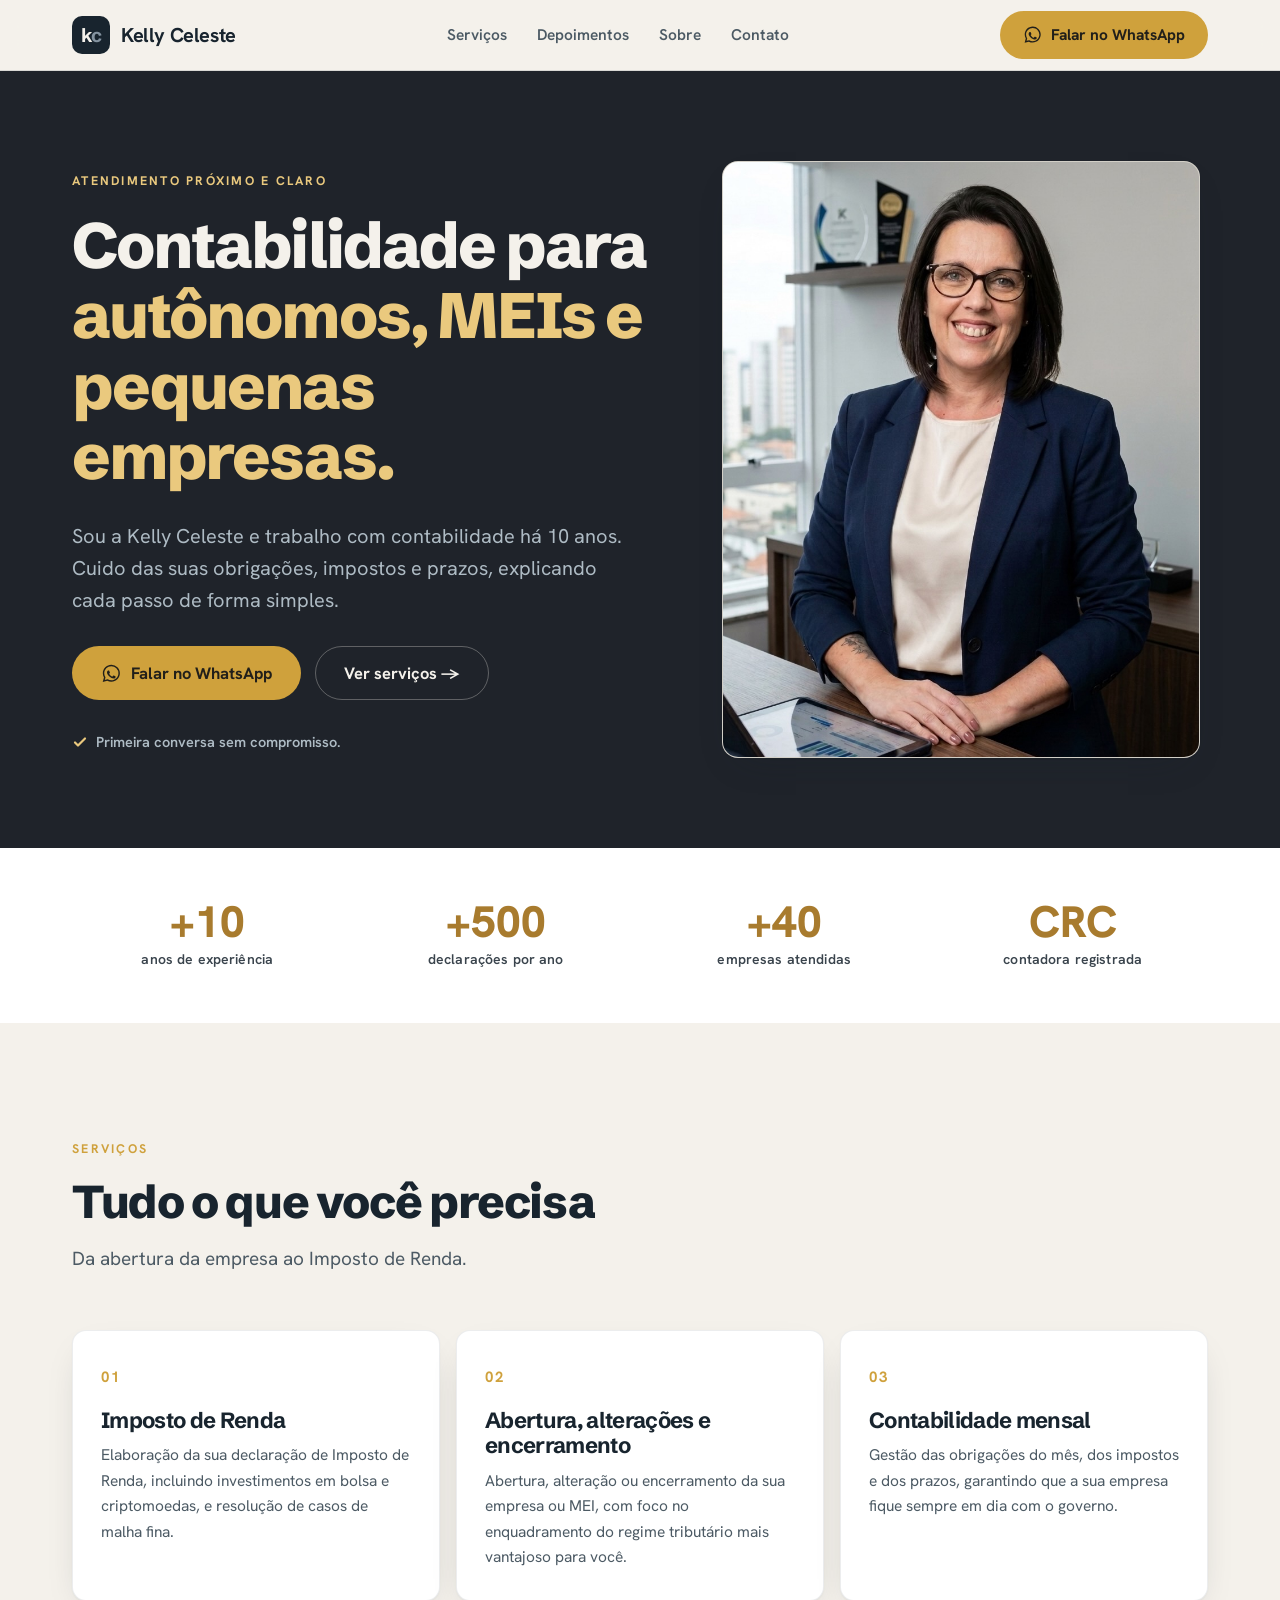
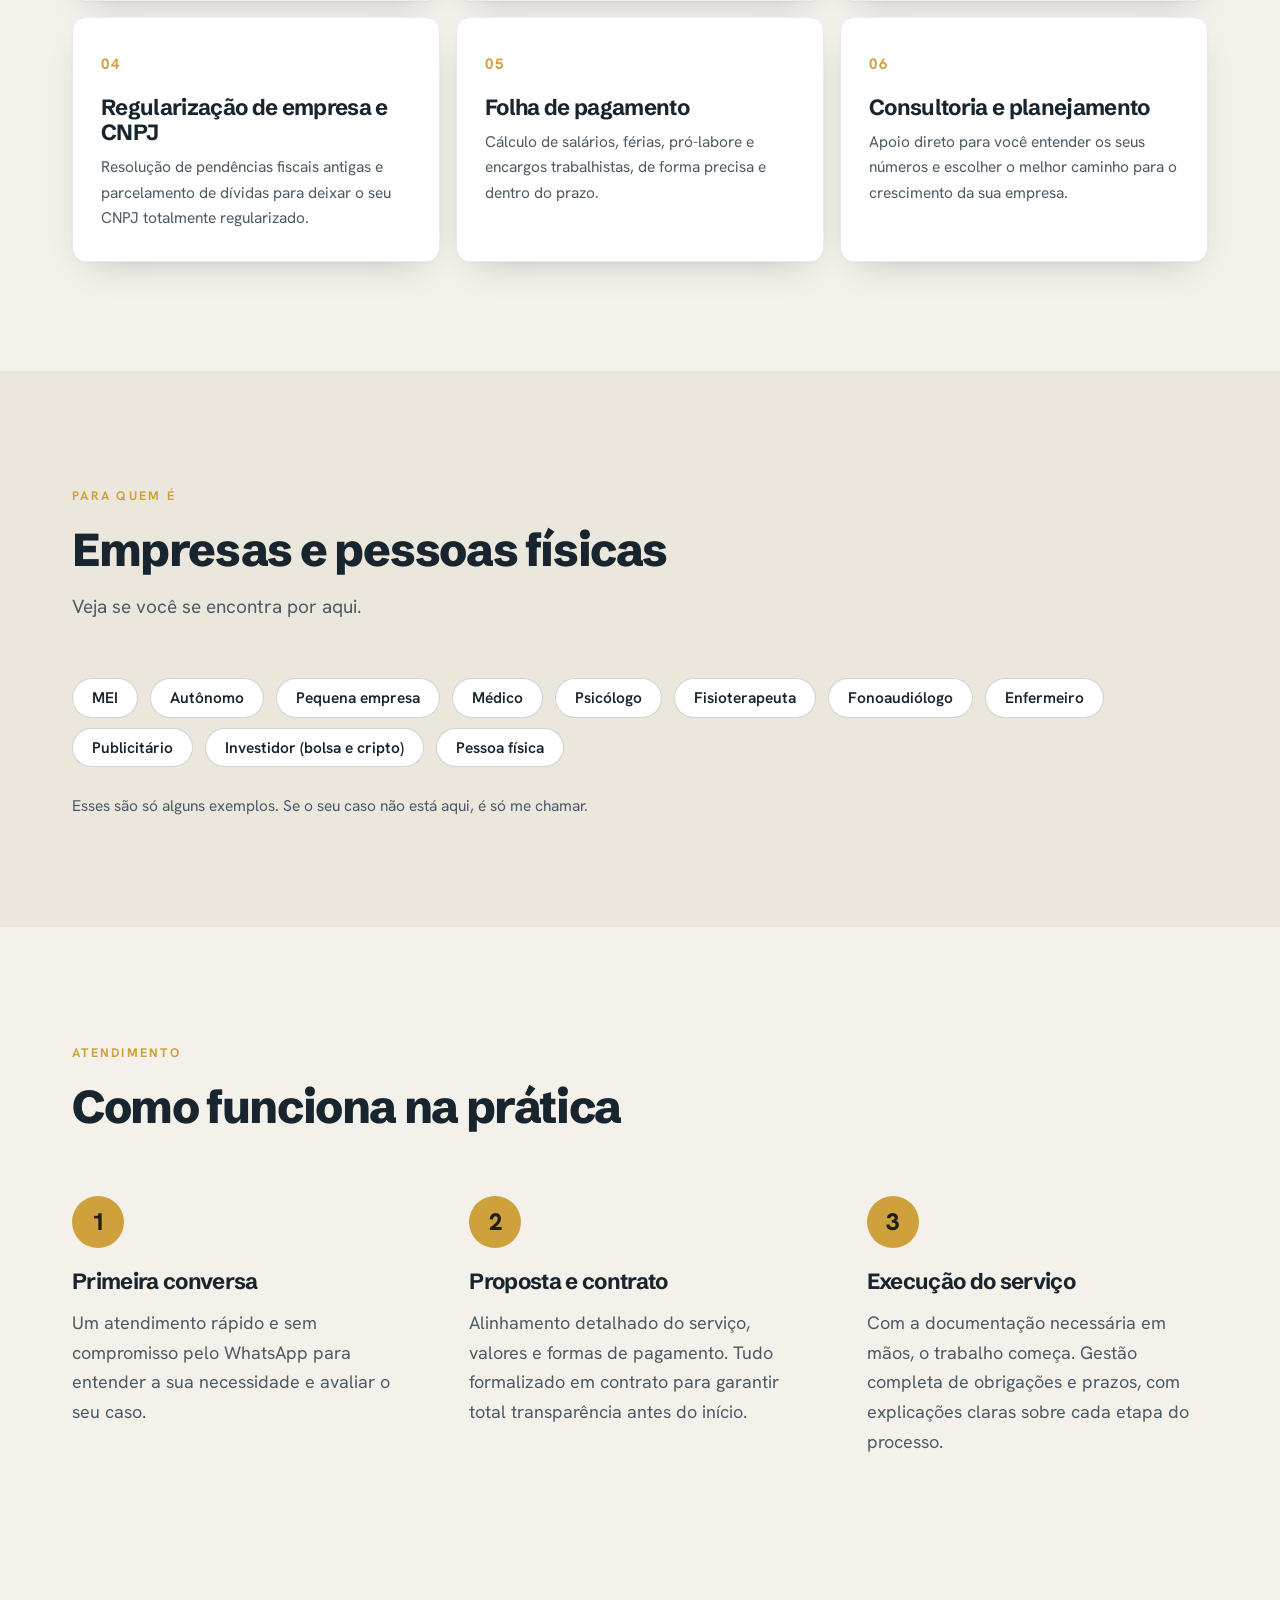
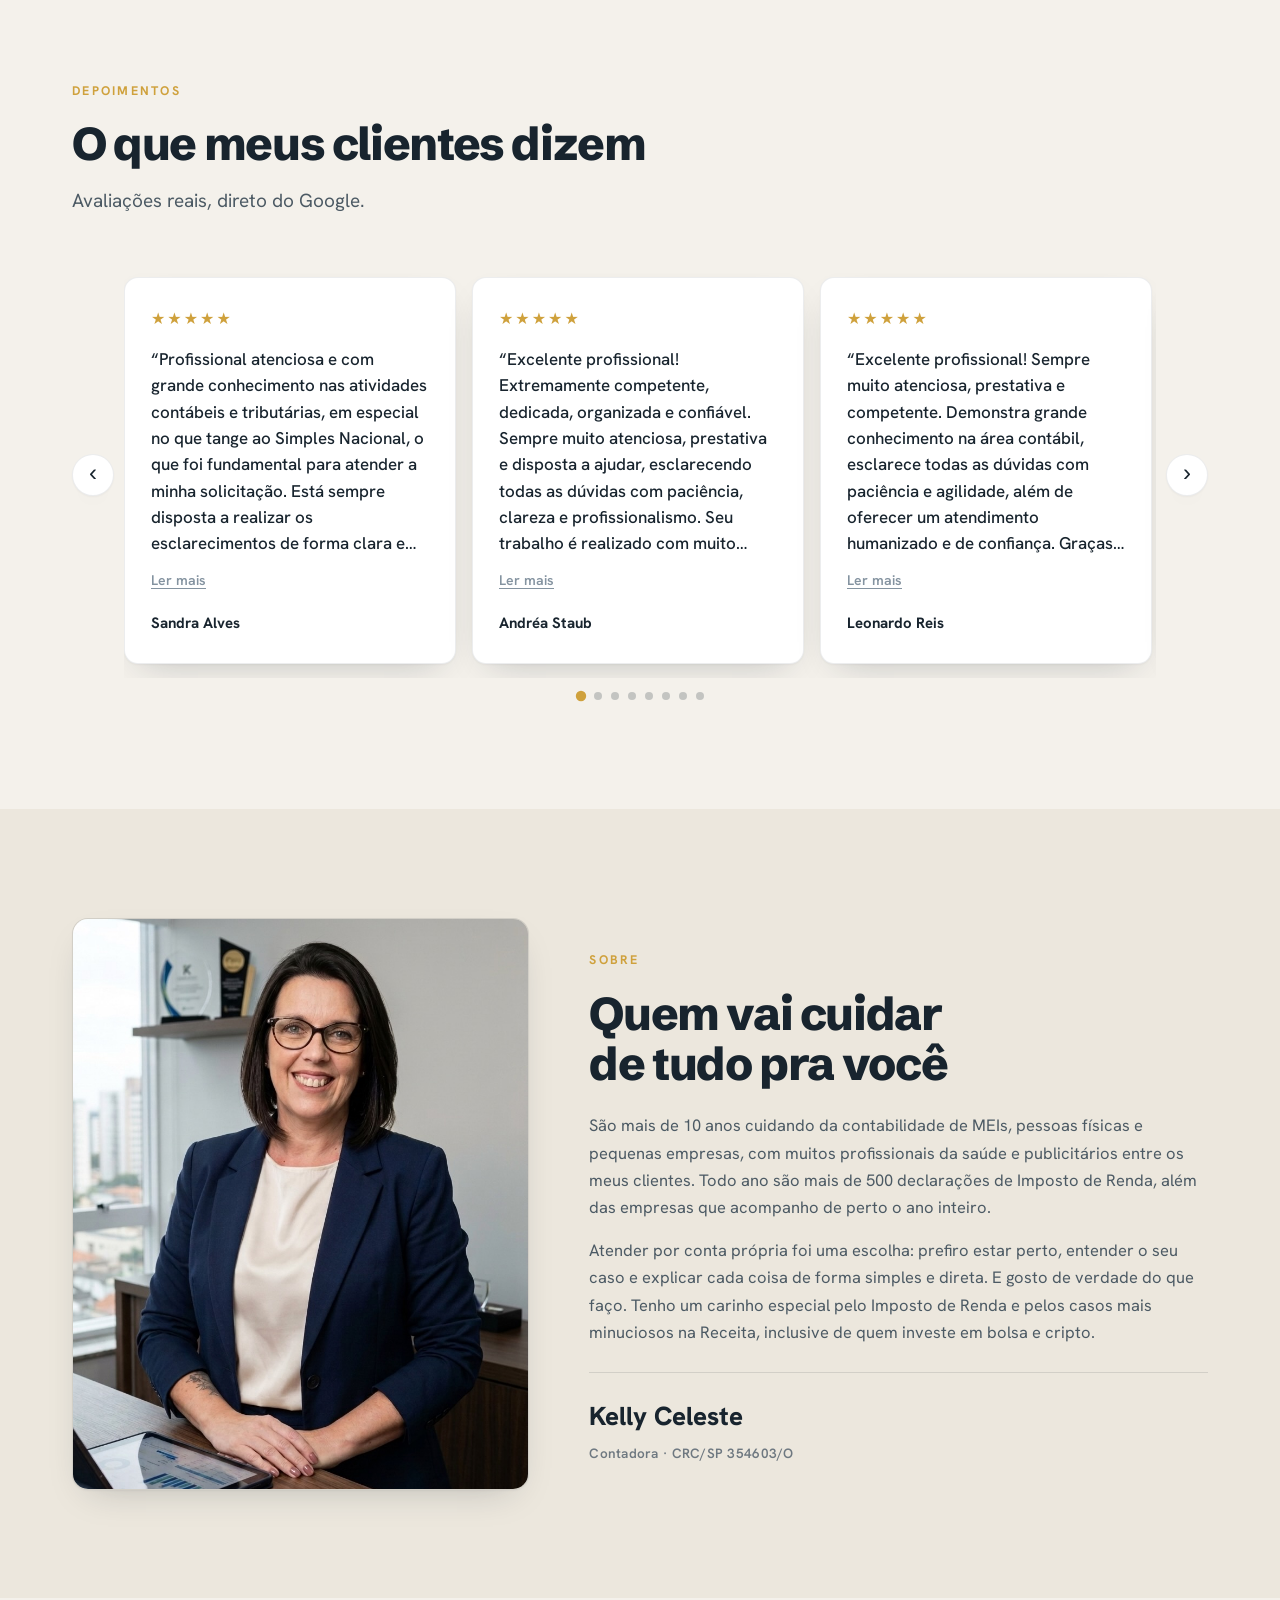
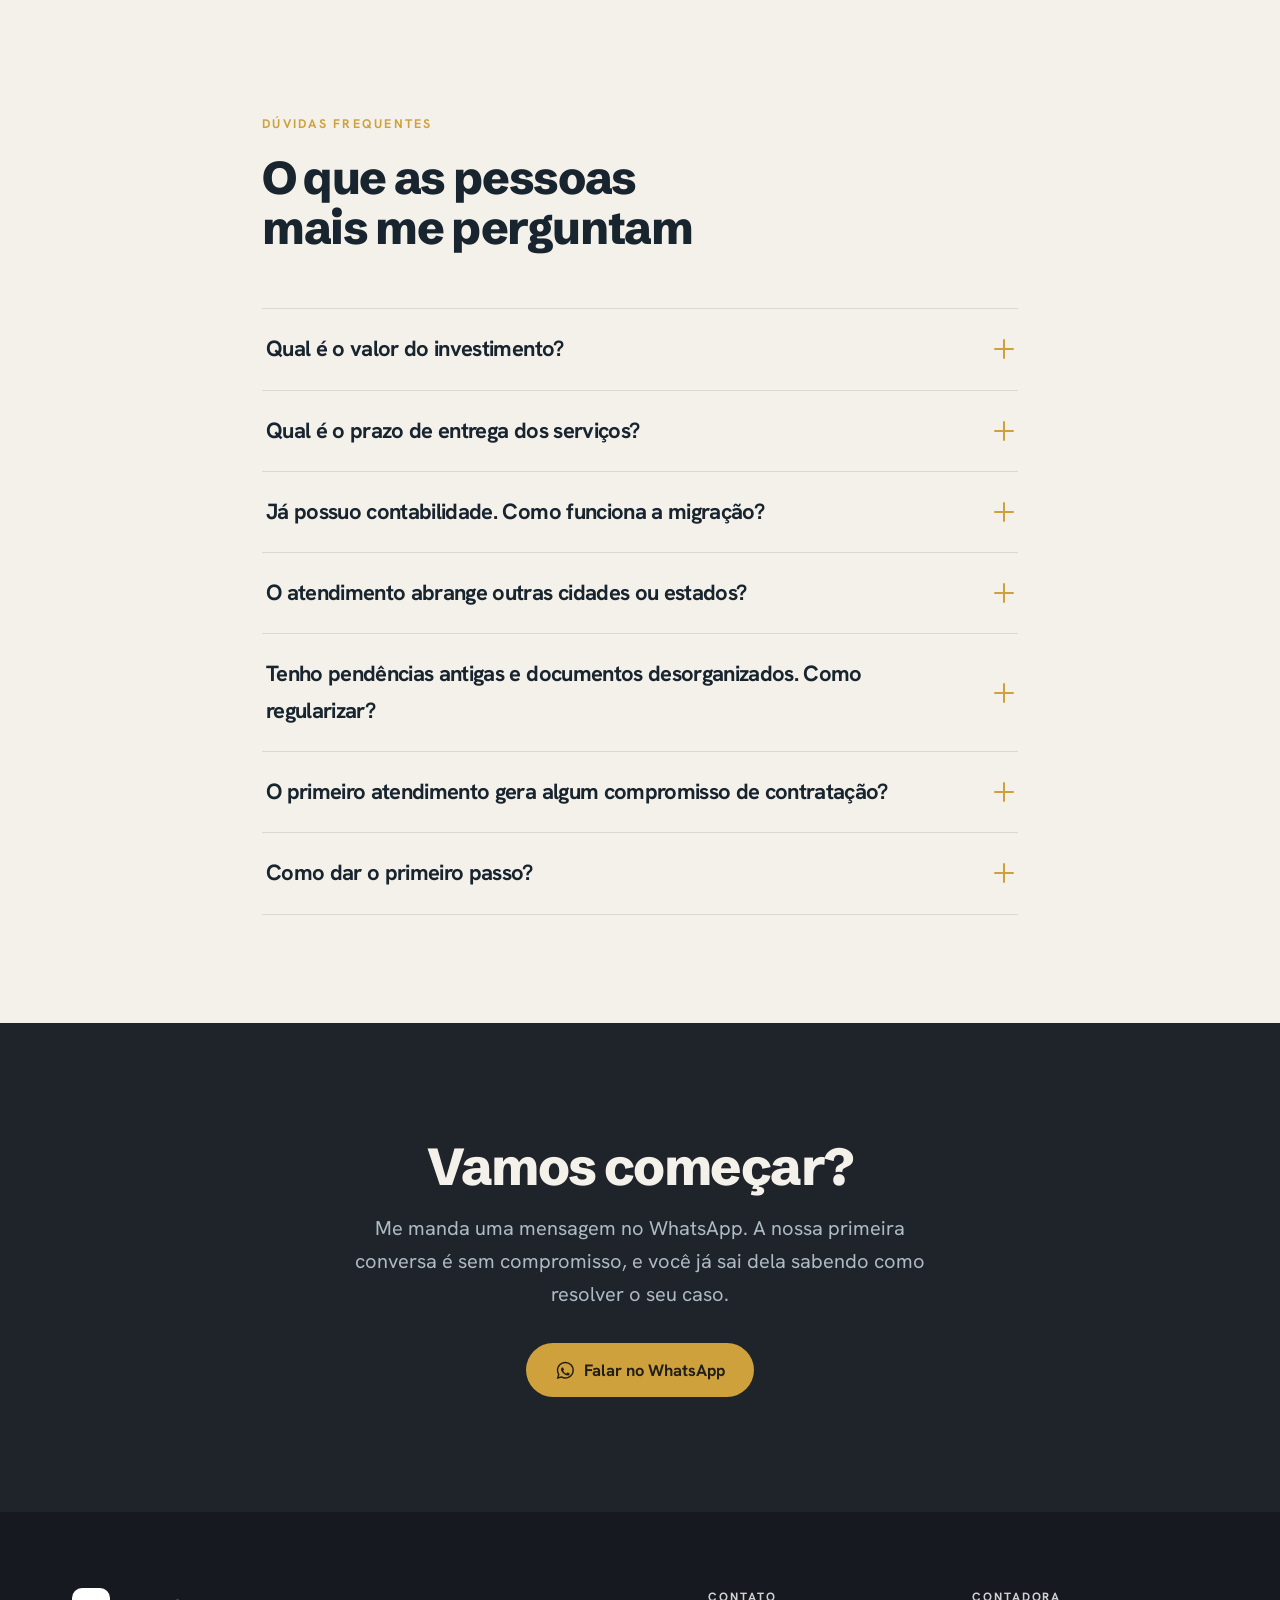
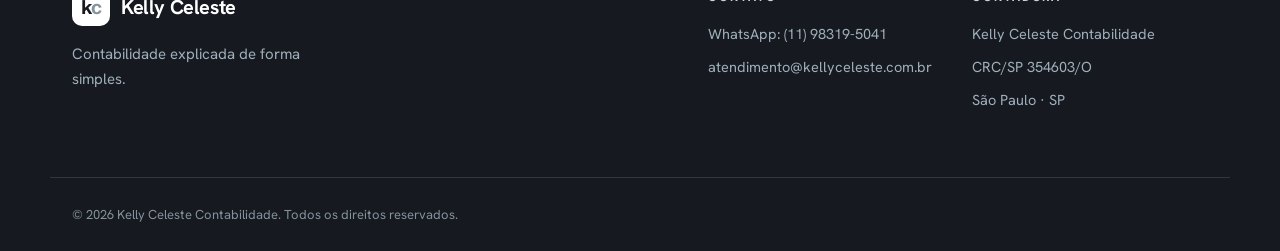
<file: index.html>
<!DOCTYPE html>
<html lang="pt-BR" data-theme="2" data-logo="04" data-palette="ocre">
<head>
<meta charset="UTF-8" />
<meta name="viewport" content="width=device-width, initial-scale=1.0" />

<!-- Redireciona www e *.pages.dev para o domínio principal (sem www) -->
<script>
(function () {
  var h = location.hostname;
  if (h === 'www.kellyceleste.com.br' || /\.pages\.dev$/i.test(h)) {
    location.replace('https://kellyceleste.com.br' + location.pathname + location.search + location.hash);
  }
})();
</script>

<!-- ░░░ SEO ░░░ -->
<title>Kelly Celeste Contabilidade | Contadora para autônomos, MEIs e pequenas empresas</title>
<meta name="description" content="Contabilidade e Imposto de Renda para autônomos, MEIs, pequenas empresas e pessoas físicas, explicados de forma simples." />
<meta name="author" content="Kelly Celeste Contabilidade" />
<meta name="theme-color" content="#1F232A" />

<link rel="canonical" href="https://kellyceleste.com.br/" />

<!-- ░░░ Open Graph (Facebook, WhatsApp, LinkedIn) ░░░ -->
<meta property="og:type" content="website" />
<meta property="og:locale" content="pt_BR" />
<meta property="og:site_name" content="Kelly Celeste Contabilidade" />
<meta property="og:title" content="Kelly Celeste Contabilidade" />
<meta property="og:description" content="Contabilidade e Imposto de Renda para autônomos, MEIs, pequenas empresas e pessoas físicas, explicados de forma simples." />
<meta property="og:url" content="https://kellyceleste.com.br/" />
<meta property="og:image" content="https://kellyceleste.com.br/og-image.png" />
<meta property="og:image:width" content="1200" />
<meta property="og:image:height" content="630" />
<meta property="og:image:alt" content="Kelly Celeste Contabilidade" />

<!-- ░░░ Twitter ░░░ -->
<meta name="twitter:card" content="summary_large_image" />
<meta name="twitter:title" content="Kelly Celeste Contabilidade" />
<meta name="twitter:description" content="Contabilidade e Imposto de Renda para autônomos, MEIs, pequenas empresas e pessoas físicas, explicados de forma simples." />
<meta name="twitter:image" content="https://kellyceleste.com.br/og-image.png" />

<!-- ░░░ Dados estruturados (Google) ░░░
     Avaliações/estrelas (aggregateRating) omitidas de propósito por ora. -->
<script type="application/ld+json">
{
  "@context": "https://schema.org",
  "@type": "Accountant",
  "name": "Kelly Celeste Contabilidade",
  "description": "Contabilidade e Imposto de Renda para autônomos, MEIs, pequenas empresas e pessoas físicas, explicados de forma simples.",
  "url": "https://kellyceleste.com.br/",
  "image": "https://kellyceleste.com.br/og-image.png",
  "telephone": "+5511983195041",
  "email": "atendimento@kellyceleste.com.br",
  "areaServed": "Brasil",
  "address": {
    "@type": "PostalAddress",
    "addressLocality": "São Paulo",
    "addressRegion": "SP",
    "addressCountry": "BR"
  },
  "founder": {
    "@type": "Person",
    "name": "Kelly Celeste",
    "jobTitle": "Contadora"
  },
  "knowsAbout": [
    "Imposto de Renda",
    "Abertura de empresa",
    "Contabilidade mensal",
    "Regularização de CNPJ",
    "Folha de pagamento",
    "Planejamento tributário"
  ]
}
</script>

<!-- ░░░ Favicon ░░░ -->
<link rel="icon" type="image/png" sizes="512x512" href="favicon.png" />

<!-- ░░░ Fontes ░░░ -->
<link rel="preconnect" href="https://fonts.googleapis.com" />
<link rel="preconnect" href="https://fonts.gstatic.com" crossorigin />
<link href="https://fonts.googleapis.com/css2?family=Hanken+Grotesk:wght@400;500;600;700;800&family=Schibsted+Grotesk:wght@700;800&display=swap" rel="stylesheet" />

<link rel="stylesheet" href="kelly-site.css" />
</head>
<body>

<!-- ░░░ HEADER ░░░ -->
<header class="site-header" id="topo">
  <div class="wrap header-inner">
    <a href="#topo" class="logo-wrap" aria-label="Kelly Celeste Contabilidade">
      <span class="logo-02"><span class="lw">kelly celeste<span class="dot">.</span></span></span>
      <span class="logo-04">
        <span class="tile" aria-hidden="true"><span class="k">k</span><span class="c">c</span></span>
        <span class="word">Kelly Celeste</span>
      </span>
    </a>
    <nav class="nav" id="nav">
      <a href="#servicos">Serviços</a>
      <a href="#depoimentos">Depoimentos</a>
      <a href="#sobre">Sobre</a>
      <a href="#contato">Contato</a>
    </nav>
    <div class="header-actions">
      <a class="btn btn--wa" href="https://wa.me/5511983195041?text=Oi%2C+Kelly%21+Encontrei+seu+escrit%C3%B3rio+no+site+e+gostaria+de+mais+informa%C3%A7%C3%B5es." target="_blank" rel="noopener">
        <svg class="ico-wa" viewBox="0 0 24 24" aria-hidden="true"><path d="M12.04 2C6.58 2 2.13 6.45 2.13 11.91c0 1.75.46 3.45 1.32 4.95L2 22l5.25-1.38c1.45.79 3.08 1.21 4.79 1.21h.01c5.46 0 9.91-4.45 9.91-9.91 0-2.65-1.03-5.14-2.9-7.01A9.82 9.82 0 0 0 12.04 2zm0 1.67c2.2 0 4.27.86 5.82 2.42a8.2 8.2 0 0 1 2.41 5.82c0 4.54-3.7 8.24-8.24 8.24-1.48 0-2.93-.4-4.2-1.15l-.3-.18-3.12.82.83-3.04-.2-.31a8.17 8.17 0 0 1-1.26-4.38c0-4.54 3.7-8.24 8.24-8.24zm4.52 11.65c-.25-.13-1.47-.72-1.69-.81-.23-.08-.39-.13-.56.13-.16.25-.64.81-.79.97-.14.17-.29.19-.54.06-.25-.13-1.05-.39-1.99-1.23-.74-.66-1.23-1.47-1.38-1.72-.14-.25-.02-.39.11-.51.11-.11.25-.29.37-.43.13-.14.17-.25.25-.41.08-.17.04-.31-.02-.43-.06-.13-.56-1.35-.77-1.85-.2-.48-.41-.42-.56-.42l-.48-.01c-.17 0-.43.06-.66.31-.23.25-.86.85-.86 2.07 0 1.22.89 2.4 1.01 2.56.12.17 1.75 2.67 4.24 3.74.59.26 1.05.41 1.41.52.59.19 1.13.16 1.56.1.48-.07 1.47-.6 1.68-1.18.21-.58.21-1.07.14-1.18-.06-.11-.22-.17-.47-.3z"/></svg>
        <span>Falar no WhatsApp</span>
      </a>
      <button class="nav-toggle" id="navToggle" aria-label="Abrir menu" aria-expanded="false">
        <span></span><span></span><span></span>
      </button>
    </div>
  </div>
</header>

<main>
  <!-- ░░░ 2 · HERO ░░░ -->
  <section class="hero" id="hero">
    <div class="wrap hero-inner">
      <div class="hero-text">
        <span class="eyebrow">Atendimento próximo e claro</span>
        <h1 class="hero-title">Contabilidade para<br /><em>autônomos, MEIs e pequenas empresas.</em></h1>
        <p class="hero-sub">Sou a Kelly Celeste e trabalho com contabilidade há 10 anos. Cuido das suas obrigações, impostos e prazos, explicando cada passo de forma simples.</p>
        <div class="hero-actions">
          <a class="btn btn--wa btn--lg" href="https://wa.me/5511983195041?text=Oi%2C+Kelly%21+Encontrei+seu+escrit%C3%B3rio+no+site+e+gostaria+de+mais+informa%C3%A7%C3%B5es." target="_blank" rel="noopener">
            <svg class="ico-wa" viewBox="0 0 24 24" aria-hidden="true"><path d="M12.04 2C6.58 2 2.13 6.45 2.13 11.91c0 1.75.46 3.45 1.32 4.95L2 22l5.25-1.38c1.45.79 3.08 1.21 4.79 1.21h.01c5.46 0 9.91-4.45 9.91-9.91 0-2.65-1.03-5.14-2.9-7.01A9.82 9.82 0 0 0 12.04 2zm0 1.67c2.2 0 4.27.86 5.82 2.42a8.2 8.2 0 0 1 2.41 5.82c0 4.54-3.7 8.24-8.24 8.24-1.48 0-2.93-.4-4.2-1.15l-.3-.18-3.12.82.83-3.04-.2-.31a8.17 8.17 0 0 1-1.26-4.38c0-4.54 3.7-8.24 8.24-8.24zm4.52 11.65c-.25-.13-1.47-.72-1.69-.81-.23-.08-.39-.13-.56.13-.16.25-.64.81-.79.97-.14.17-.29.19-.54.06-.25-.13-1.05-.39-1.99-1.23-.74-.66-1.23-1.47-1.38-1.72-.14-.25-.02-.39.11-.51.11-.11.25-.29.37-.43.13-.14.17-.25.25-.41.08-.17.04-.31-.02-.43-.06-.13-.56-1.35-.77-1.85-.2-.48-.41-.42-.56-.42l-.48-.01c-.17 0-.43.06-.66.31-.23.25-.86.85-.86 2.07 0 1.22.89 2.4 1.01 2.56.12.17 1.75 2.67 4.24 3.74.59.26 1.05.41 1.41.52.59.19 1.13.16 1.56.1.48-.07 1.47-.6 1.68-1.18.21-.58.21-1.07.14-1.18-.06-.11-.22-.17-.47-.3z"/></svg>
            <span>Falar no WhatsApp</span>
          </a>
          <a class="btn btn--ghost btn--lg" href="#servicos">Ver serviços →</a>
        </div>
        <ul class="hero-badges">
          <li><svg class="ico-check" viewBox="0 0 16 16" aria-hidden="true"><path d="M3 8.5l3 3 7-7"/></svg>Primeira conversa sem compromisso.</li>
        </ul>
      </div>
      <div class="hero-media">
        <div class="media-frame">
          <img class="media-photo" src="img/kelly-foto.jpeg" alt="Kelly Celeste, contadora, sorrindo em seu escritório" width="839" height="1118" fetchpriority="high" />
        </div>
      </div>
    </div>
  </section>

  <!-- ░░░ 3 · CREDIBILIDADE ░░░ -->
  <section class="cred">
    <div class="wrap cred-inner">
      <div class="cred-item"><span class="cred-num">+10</span><span class="cred-lbl">anos de experiência</span></div>
      <div class="cred-item"><span class="cred-num">+500</span><span class="cred-lbl">declarações por ano</span></div>
      <div class="cred-item"><span class="cred-num">+40</span><span class="cred-lbl">empresas atendidas</span></div>
      <div class="cred-item"><span class="cred-num">CRC</span><span class="cred-lbl">contadora registrada</span></div>
    </div>
  </section>

  <!-- ░░░ 4 · SERVIÇOS ░░░ -->
  <section class="section services" id="servicos">
    <div class="wrap">
      <div class="section-head">
        <span class="eyebrow">Serviços</span>
        <h2 class="section-title">Tudo o que você precisa</h2>
        <p class="section-lead">Da abertura da empresa ao Imposto de Renda.</p>
      </div>
      <div class="services-grid">
        <article class="service-card">
          <span class="svc-num">01</span>
          <h3>Imposto de Renda</h3>
          <p>Elaboração da sua declaração de Imposto de Renda, incluindo investimentos em bolsa e criptomoedas, e resolução de casos de malha fina.</p>
        </article>
        <article class="service-card">
          <span class="svc-num">02</span>
          <h3>Abertura, alterações e encerramento</h3>
          <p>Abertura, alteração ou encerramento da sua empresa ou MEI, com foco no enquadramento do regime tributário mais vantajoso para você.</p>
        </article>
        <article class="service-card">
          <span class="svc-num">03</span>
          <h3>Contabilidade mensal</h3>
          <p>Gestão das obrigações do mês, dos impostos e dos prazos, garantindo que a sua empresa fique sempre em dia com o governo.</p>
        </article>
        <article class="service-card">
          <span class="svc-num">04</span>
          <h3>Regularização de empresa e CNPJ</h3>
          <p>Resolução de pendências fiscais antigas e parcelamento de dívidas para deixar o seu CNPJ totalmente regularizado.</p>
        </article>
        <article class="service-card">
          <span class="svc-num">05</span>
          <h3>Folha de pagamento</h3>
          <p>Cálculo de salários, férias, pró-labore e encargos trabalhistas, de forma precisa e dentro do prazo.</p>
        </article>
        <article class="service-card">
          <span class="svc-num">06</span>
          <h3>Consultoria e planejamento</h3>
          <p>Apoio direto para você entender os seus números e escolher o melhor caminho para o crescimento da sua empresa.</p>
        </article>
      </div>
    </div>
  </section>

  <!-- ░░░ 5 · PARA QUEM É ░░░ -->
  <section class="section audience">
    <div class="wrap">
      <div class="section-head">
        <span class="eyebrow">Para quem é</span>
        <h2 class="section-title">Empresas e pessoas físicas</h2>
        <p class="section-lead">Veja se você se encontra por aqui.</p>
      </div>
      <ul class="audience-tags">
        <li class="aud-tag">MEI</li>
        <li class="aud-tag">Autônomo</li>
        <li class="aud-tag">Pequena empresa</li>
        <li class="aud-tag">Médico</li>
        <li class="aud-tag">Psicólogo</li>
        <li class="aud-tag">Fisioterapeuta</li>
        <li class="aud-tag">Fonoaudiólogo</li>
        <li class="aud-tag">Enfermeiro</li>
        <li class="aud-tag">Publicitário</li>
        <li class="aud-tag">Investidor (bolsa e cripto)</li>
        <li class="aud-tag">Pessoa física</li>
      </ul>
      <p class="audience-note">Esses são só alguns exemplos. Se o seu caso não está aqui, é só me chamar.</p>
    </div>
  </section>

  <!-- ░░░ 6 · COMO FUNCIONA ░░░ -->
  <section class="section how">
    <div class="wrap">
      <div class="section-head">
        <span class="eyebrow">Atendimento</span>
        <h2 class="section-title">Como funciona na prática</h2>
      </div>
      <div class="steps">
        <div class="step">
          <span class="step-num">1</span>
          <h3>Primeira conversa</h3>
          <p>Um atendimento rápido e sem compromisso pelo WhatsApp para entender a sua necessidade e avaliar o seu caso.</p>
        </div>
        <div class="step">
          <span class="step-num">2</span>
          <h3>Proposta e contrato</h3>
          <p>Alinhamento detalhado do serviço, valores e formas de pagamento. Tudo formalizado em contrato para garantir total transparência antes do início.</p>
        </div>
        <div class="step">
          <span class="step-num">3</span>
          <h3>Execução do serviço</h3>
          <p>Com a documentação necessária em mãos, o trabalho começa. Gestão completa de obrigações e prazos, com explicações claras sobre cada etapa do processo.</p>
        </div>
      </div>
    </div>
  </section>

  <!-- ░░░ 7 · DEPOIMENTOS ░░░ -->
  <section class="section testimonials" id="depoimentos">
    <div class="wrap">
      <div class="section-head">
        <span class="eyebrow">Depoimentos</span>
        <h2 class="section-title">O que meus clientes dizem</h2>
        <p class="section-lead">Avaliações reais, direto do Google.</p>
      </div>
      <div class="testi-carousel">
        <button class="testi-arrow testi-prev" type="button" aria-label="Avaliação anterior">‹</button>
        <div class="testi-track" id="testiTrack">
          <figure class="testi-card">
            <div class="stars" aria-label="5 estrelas">★★★★★</div>
            <blockquote>“Profissional atenciosa e com grande conhecimento nas atividades contábeis e tributárias, em especial no que tange ao Simples Nacional, o que foi fundamental para atender a minha solicitação. Está sempre disposta a realizar os esclarecimentos de forma clara e objetiva, o que facilita a compreensão das obrigações fiscais e socioeconômicas. Recomendo essa profissional com certeza!”</blockquote>
            <figcaption><span class="testi-name">Sandra Alves</span></figcaption>
          </figure>
          <figure class="testi-card">
            <div class="stars" aria-label="5 estrelas">★★★★★</div>
            <blockquote>“Excelente profissional! Extremamente competente, dedicada, organizada e confiável. Sempre muito atenciosa, prestativa e disposta a ajudar, esclarecendo todas as dúvidas com paciência, clareza e profissionalismo. Seu trabalho é realizado com muito comprometimento, responsabilidade e eficiência, transmitindo total segurança e confiança. Além de uma ótima contadora, é uma pessoa incrível, que oferece um atendimento humano, acolhedor e diferenciado. Ter uma profissional assim faz toda a diferença. Recomendo de olhos fechados e sem nenhuma dúvida!”</blockquote>
            <figcaption><span class="testi-name">Andréa Staub</span></figcaption>
          </figure>
          <figure class="testi-card">
            <div class="stars" aria-label="5 estrelas">★★★★★</div>
            <blockquote>“Excelente profissional! Sempre muito atenciosa, prestativa e competente. Demonstra grande conhecimento na área contábil, esclarece todas as dúvidas com paciência e agilidade, além de oferecer um atendimento humanizado e de confiança. Graças ao seu trabalho, tenho muito mais tranquilidade para cuidar do meu negócio. Recomendo de olhos fechados para quem busca uma contadora séria, comprometida e eficiente!”</blockquote>
            <figcaption><span class="testi-name">Leonardo Reis</span></figcaption>
          </figure>
          <figure class="testi-card">
            <div class="stars" aria-label="5 estrelas">★★★★★</div>
            <blockquote>“Excelente profissional, demonstra muito conhecimento e expertise em sua área de atuação. Explica sempre de forma muito clara e detalhada cada serviço prestado, além de ser atenciosa e proporcionar um atendimento muito humano. Recomendo e confio de olhos fechados.”</blockquote>
            <figcaption><span class="testi-name">Ana Carolina Miranda</span></figcaption>
          </figure>
          <figure class="testi-card">
            <div class="stars" aria-label="5 estrelas">★★★★★</div>
            <blockquote>“Profissional maravilhosa, ágil, séria e muito competente, atende a mim e a minha família há mais de 10 anos, tanto para contabilidade focada para pessoa jurídica quanto pessoa física. Recomendo a todos os meus amigos sempre.”</blockquote>
            <figcaption><span class="testi-name">Marcela Fária</span></figcaption>
          </figure>
          <figure class="testi-card">
            <div class="stars" aria-label="5 estrelas">★★★★★</div>
            <blockquote>“Há alguns anos a Kelly cuida da minha empresa e assuntos fiscais. É uma profissional incrível, atenciosa e tem muita segurança e expertise na área que atua. Recomendo fortemente, os valores são justos e honestos.”</blockquote>
            <figcaption><span class="testi-name">Costa Diego</span></figcaption>
          </figure>
          <figure class="testi-card">
            <div class="stars" aria-label="5 estrelas">★★★★★</div>
            <blockquote>“O trabalho da Kelly é excepcional! Ela transmite muita segurança e confiança de que está cuidando bem do meu dinheiro, além de estar sempre disponível para esclarecer todas as minhas dúvidas com paciência e clareza. Estou muito satisfeita com o atendimento e com a qualidade do trabalho realizado. Tanto que já a recomendei para amigos e familiares e continuarei indicando seu trabalho com toda a confiança.”</blockquote>
            <figcaption><span class="testi-name">Thais Santos</span></figcaption>
          </figure>
          <figure class="testi-card">
            <div class="stars" aria-label="5 estrelas">★★★★★</div>
            <blockquote>“Kelly é uma contadora excelente e extremamente dedicada. Ao longo do nosso relacionamento profissional, ela se destacou pela disponibilidade e atenção: sempre pronta para tirar dúvidas, com respostas ágeis e precisas. Seu comprometimento com os prazos é notável, todas as entregas foram realizadas dentro do combinado, o que transmite muita segurança e confiança. Além disso, demonstra amplo domínio técnico no suporte à emissão.”</blockquote>
            <figcaption><span class="testi-name">Danilo Santos</span></figcaption>
          </figure>
        </div>
        <button class="testi-arrow testi-next" type="button" aria-label="Próxima avaliação">›</button>
      </div>
      <div class="testi-dots" id="testiDots" role="tablist" aria-label="Navegação das avaliações"></div>
    </div>
  </section>

  <!-- ░░░ 8 · SOBRE ░░░ -->
  <section class="section about" id="sobre">
    <div class="wrap about-inner">
      <div class="about-media">
        <div class="media-frame">
          <img class="media-photo" src="img/kelly-foto.jpeg" alt="Kelly Celeste, contadora" width="839" height="1118" loading="lazy" />
        </div>
      </div>
      <div class="about-text">
        <span class="eyebrow">Sobre</span>
        <h2 class="section-title">Quem vai cuidar de tudo pra você</h2>
        <p>São mais de 10 anos cuidando da contabilidade de MEIs, pessoas físicas e pequenas empresas, com muitos profissionais da saúde e publicitários entre os meus clientes. Todo ano são mais de 500 declarações de Imposto de Renda, além das empresas que acompanho de perto o ano inteiro.</p>
        <p>Atender por conta própria foi uma escolha: prefiro estar perto, entender o seu caso e explicar cada coisa de forma simples e direta. E gosto de verdade do que faço. Tenho um carinho especial pelo Imposto de Renda e pelos casos mais minuciosos na Receita, inclusive de quem investe em bolsa e cripto.</p>
        <div class="about-sign">
          <span class="about-name">Kelly Celeste</span>
          <span class="about-crc">Contadora · CRC/SP 354603/O</span>
        </div>
      </div>
    </div>
  </section>

  <!-- ░░░ 9 · FAQ ░░░ -->
  <section class="section faq">
    <div class="wrap faq-inner">
      <div class="section-head">
        <span class="eyebrow">Dúvidas frequentes</span>
        <h2 class="section-title">O que as pessoas mais me perguntam</h2>
      </div>
      <div class="faq-list">
        <details class="faq-item">
          <summary class="faq-q">Qual é o valor do investimento?<span class="faq-ico"></span></summary>
          <div class="faq-a"><p>O orçamento é personalizado de acordo com a sua necessidade. A contabilidade mensal de empresas funciona por meio de um valor fixo. Já os serviços específicos, como Imposto de Renda, abertura, encerramento ou regularização de CNPJ, são cobrados por projeto. Envie uma mensagem no WhatsApp para solicitar um orçamento detalhado.</p></div>
        </details>
        <details class="faq-item">
          <summary class="faq-q">Qual é o prazo de entrega dos serviços?<span class="faq-ico"></span></summary>
          <div class="faq-a"><p>O tempo de execução depende da complexidade da demanda, já que serviços como Imposto de Renda, abertura de empresas e regularizações possuem prazos distintos. Durante o primeiro contato, será informado o cronograma exato para a sua necessidade. Vale destacar que, para a declaração de Imposto de Renda, recomenda-se a maior antecedência possível.</p></div>
        </details>
        <details class="faq-item">
          <summary class="faq-q">Já possuo contabilidade. Como funciona a migração?<span class="faq-ico"></span></summary>
          <div class="faq-a"><p>A troca de contador é um processo simples e seguro. Basta formalizar o encerramento do contrato com o profissional atual por escrito. A partir daí, há um acompanhamento completo de cada etapa da transição, garantindo que a sua empresa não fique sem suporte em nenhum momento.</p></div>
        </details>
        <details class="faq-item">
          <summary class="faq-q">O atendimento abrange outras cidades ou estados?<span class="faq-ico"></span></summary>
          <div class="faq-a"><p>Sim. Com o formato de contabilidade digital, toda a comunicação e o envio de documentos são realizados de forma totalmente online. Dessa forma, a sua empresa recebe todo o suporte necessário com agilidade e segurança, independentemente da sua localização.</p></div>
        </details>
        <details class="faq-item">
          <summary class="faq-q">Tenho pendências antigas e documentos desorganizados. Como regularizar?<span class="faq-ico"></span></summary>
          <div class="faq-a"><p>A regularização é perfeitamente possível. Uma etapa importante dos serviços contábeis envolve justamente organizar históricos pendentes, solucionar casos de malha fina e regularizar o seu CNPJ. O essencial é iniciar a adequação o quanto antes para evitar o acúmulo de multas ou complicações futuras.</p></div>
        </details>
        <details class="faq-item">
          <summary class="faq-q">O primeiro atendimento gera algum compromisso de contratação?<span class="faq-ico"></span></summary>
          <div class="faq-a"><p>Não. O contato inicial é feito sem nenhum compromisso. É o momento ideal para entender a sua necessidade e apresentar como o meu trabalho pode ajudar. A partir daí, você tem total liberdade para avaliar a proposta com calma e tomar a sua decisão.</p></div>
        </details>
        <details class="faq-item">
          <summary class="faq-q">Como dar o primeiro passo?<span class="faq-ico"></span></summary>
          <div class="faq-a"><p>Entre em contato pelo WhatsApp. O nosso primeiro atendimento é sem compromisso e focado em entender a sua necessidade. Ao final da conversa, você terá clareza e um direcionamento exato de como solucionar a sua demanda.</p></div>
        </details>
      </div>
    </div>
  </section>

  <!-- ░░░ 10 · CTA FINAL ░░░ -->
  <section class="final-cta" id="contato">
    <div class="wrap cta-inner">
      <h2 class="cta-title">Vamos começar?</h2>
      <p class="cta-sub">Me manda uma mensagem no WhatsApp. A nossa primeira conversa é sem compromisso, e você já sai dela sabendo como resolver o seu caso.</p>
      <div class="cta-actions">
        <a class="btn btn--wa btn--lg" href="https://wa.me/5511983195041?text=Oi%2C+Kelly%21+Encontrei+seu+escrit%C3%B3rio+no+site+e+gostaria+de+mais+informa%C3%A7%C3%B5es." target="_blank" rel="noopener">
          <svg class="ico-wa" viewBox="0 0 24 24" aria-hidden="true"><path d="M12.04 2C6.58 2 2.13 6.45 2.13 11.91c0 1.75.46 3.45 1.32 4.95L2 22l5.25-1.38c1.45.79 3.08 1.21 4.79 1.21h.01c5.46 0 9.91-4.45 9.91-9.91 0-2.65-1.03-5.14-2.9-7.01A9.82 9.82 0 0 0 12.04 2zm0 1.67c2.2 0 4.27.86 5.82 2.42a8.2 8.2 0 0 1 2.41 5.82c0 4.54-3.7 8.24-8.24 8.24-1.48 0-2.93-.4-4.2-1.15l-.3-.18-3.12.82.83-3.04-.2-.31a8.17 8.17 0 0 1-1.26-4.38c0-4.54 3.7-8.24 8.24-8.24zm4.52 11.65c-.25-.13-1.47-.72-1.69-.81-.23-.08-.39-.13-.56.13-.16.25-.64.81-.79.97-.14.17-.29.19-.54.06-.25-.13-1.05-.39-1.99-1.23-.74-.66-1.23-1.47-1.38-1.72-.14-.25-.02-.39.11-.51.11-.11.25-.29.37-.43.13-.14.17-.25.25-.41.08-.17.04-.31-.02-.43-.06-.13-.56-1.35-.77-1.85-.2-.48-.41-.42-.56-.42l-.48-.01c-.17 0-.43.06-.66.31-.23.25-.86.85-.86 2.07 0 1.22.89 2.4 1.01 2.56.12.17 1.75 2.67 4.24 3.74.59.26 1.05.41 1.41.52.59.19 1.13.16 1.56.1.48-.07 1.47-.6 1.68-1.18.21-.58.21-1.07.14-1.18-.06-.11-.22-.17-.47-.3z"/></svg>
          <span>Falar no WhatsApp</span>
        </a>
      </div>
    </div>
  </section>
</main>

<!-- ░░░ 11 · RODAPÉ ░░░ -->
<footer class="site-footer">
  <div class="wrap footer-inner">
    <div class="footer-brand">
      <span class="logo-wrap">
        <span class="logo-02"><span class="lw">kelly celeste<span class="dot">.</span></span></span>
        <span class="logo-04">
          <span class="tile" aria-hidden="true"><span class="k">k</span><span class="c">c</span></span>
          <span class="word">Kelly Celeste</span>
        </span>
      </span>
      <p class="footer-tag">Contabilidade explicada de forma simples.</p>
    </div>
    <div class="footer-cols">
      <div class="footer-col">
        <span class="footer-h">Contato</span>
        <a href="https://wa.me/5511983195041?text=Oi%2C+Kelly%21+Encontrei+seu+escrit%C3%B3rio+no+site+e+gostaria+de+mais+informa%C3%A7%C3%B5es." target="_blank" rel="noopener">WhatsApp: (11) 98319-5041</a>
        <a href="mailto:atendimento@kellyceleste.com.br">atendimento@kellyceleste.com.br</a>
      </div>
      <div class="footer-col">
        <span class="footer-h">Contadora</span>
        <span class="footer-line">Kelly Celeste Contabilidade</span>
        <span class="footer-line">CRC/SP 354603/O</span>
        <span class="footer-line">São Paulo · SP</span>
      </div>
    </div>
  </div>
  <div class="wrap footer-bottom">
    <span>© 2026 Kelly Celeste Contabilidade. Todos os direitos reservados.</span>
  </div>
</footer>

<script src="kelly-site.js"></script>
</body>
</html>
</file>
<file: kelly-site.css>
/* ════════════════════════════════════════════════════════════════════
   KELLY CELESTE — site styles
   Base + components + 5 visual directions (data-theme) + logo toggle
   ════════════════════════════════════════════════════════════════════ */

*, *::before, *::after { box-sizing: border-box; }
html { scroll-behavior: smooth; -webkit-text-size-adjust: 100%; }
body {
  margin: 0;
  background: var(--bg);
  color: var(--ink);
  font-family: var(--font-body);
  font-size: 17px;
  line-height: 1.65;
  -webkit-font-smoothing: antialiased;
  transition: background .35s ease, color .35s ease;
}
img { max-width: 100%; display: block; }
a { color: inherit; }

/* ── Theme tokens (default = 1 · Sereno) ────────────────────────────── */
:root {
  --bg: #F3EEE4;
  --surface: #FBF7EF;
  --surface-2: #EFE8DA;
  --ink: #1C2630;
  --ink-2: #46545F;
  --muted: #6E7880;
  --line: rgba(28,38,48,.13);
  --line-2: rgba(28,38,48,.20);
  --accent: #BD6B49;       /* clay */
  --accent-ink: #FBF7EF;
  --accent-2: #5E83A0;     /* celeste */

  --font-body: "Hanken Grotesk", system-ui, sans-serif;
  --font-display: "Newsreader", Georgia, serif;
  --font-logo: "Schibsted Grotesk", system-ui, sans-serif;
  --display-weight: 400;
  --display-tracking: -0.01em;
  --display-italic-em: italic;

  --radius-card: 4px;
  --radius-btn: 6px;
  --radius-media: 6px;
  --shadow-card: none;
  --card-bg: var(--surface);
  --card-border: 1px solid var(--line);
  --card-shadow: none;

  --eyebrow-color: var(--accent);
  --num-color: var(--accent);

  --hero-bg: transparent;
  --hero-ink: var(--ink);
  --hero-sub: var(--ink-2);
  --hero-title-accent: var(--accent);

  --cred-bg: var(--ink);
  --cred-ink: #F3EEE4;
  --cred-num: #fff;
  --cred-accent: var(--accent);

  --cta-bg: var(--surface);
  --cta-ink: var(--ink);
  --cta-sub: var(--ink-2);
  --cta-border: 1px solid var(--line);

  --footer-bg: #15202A;
  --footer-ink: #C9D2D8;
  --footer-strong: #fff;

  --tile-letter: var(--bg);
  --header-bg: rgba(243,238,228,.82);
}

/* ════════════════════════════════════════════════════════════════════
   THEME 2 · SÓLIDO — dark hero, celeste, trustworthy
   ════════════════════════════════════════════════════════════════════ */
[data-theme="2"] {
  --bg: #F4F1EB;
  --surface: #FFFFFF;
  --surface-2: #ECE7DD;
  --ink: #18242E;
  --ink-2: #4C5A64;
  --line: rgba(24,36,46,.12);
  --accent: #4F7B96;        /* celeste primary */
  --accent-ink: #FFFFFF;
  --accent-2: #BD6B49;
  --font-display: "Schibsted Grotesk", system-ui, sans-serif;
  --font-logo: "Schibsted Grotesk", system-ui, sans-serif;
  --display-weight: 800;
  --display-tracking: -0.03em;
  --display-italic-em: normal;
  --radius-card: 14px;
  --radius-btn: 999px;
  --radius-media: 16px;
  --card-bg: #FFFFFF;
  --card-border: 1px solid rgba(24,36,46,.08);
  --card-shadow: 0 1px 2px rgba(24,36,46,.04), 0 14px 36px -18px rgba(24,36,46,.28);
  --eyebrow-color: var(--accent);
  --num-color: var(--accent);
  --hero-bg: #16242F;
  --hero-ink: #F4F1EB;
  --hero-sub: #AEBBC4;
  --hero-title-accent: #7FB0CC;
  --cred-bg: #FFFFFF;
  --cred-ink: var(--ink);
  --cred-num: var(--accent);
  --cred-accent: var(--accent);
  --cta-bg: #16242F;
  --cta-ink: #F4F1EB;
  --cta-sub: #AEBBC4;
  --cta-border: none;
  --footer-bg: #101C25;
  --footer-ink: #9FB0BB;
  --footer-strong: #fff;
  --tile-letter: var(--bg);
  --header-bg: rgba(244,241,235,.85);
}

/* ════════════════════════════════════════════════════════════════════
   THEME 3 · CLARO — airy, modern, soft celeste, rounded
   ════════════════════════════════════════════════════════════════════ */
[data-theme="3"] {
  --bg: #FCFBF8;
  --surface: #F5F2EC;
  --surface-2: #EFEBE2;
  --ink: #232E36;
  --ink-2: #56636C;
  --line: rgba(35,46,54,.10);
  --accent: #5E83A0;
  --accent-ink: #FFFFFF;
  --accent-2: #C0795A;
  --font-display: "Hanken Grotesk", system-ui, sans-serif;
  --font-logo: "Schibsted Grotesk", system-ui, sans-serif;
  --display-weight: 800;
  --display-tracking: -0.035em;
  --display-italic-em: normal;
  --radius-card: 18px;
  --radius-btn: 12px;
  --radius-media: 22px;
  --card-bg: #FFFFFF;
  --card-border: 1px solid rgba(35,46,54,.07);
  --card-shadow: 0 2px 4px rgba(35,46,54,.03), 0 18px 40px -22px rgba(35,46,54,.22);
  --eyebrow-color: var(--accent);
  --num-color: var(--accent);
  --hero-bg: transparent;
  --hero-ink: var(--ink);
  --hero-sub: var(--ink-2);
  --hero-title-accent: var(--accent);
  --cred-bg: #EAF0F3;
  --cred-ink: var(--ink);
  --cred-num: var(--accent);
  --cred-accent: var(--accent);
  --cta-bg: #EAF0F3;
  --cta-ink: var(--ink);
  --cta-sub: var(--ink-2);
  --cta-border: none;
  --footer-bg: #232E36;
  --footer-ink: #AAB6BE;
  --footer-strong: #fff;
  --tile-letter: var(--bg);
  --header-bg: rgba(252,251,248,.86);
}

/* ════════════════════════════════════════════════════════════════════
   THEME 4 · QUENTE — terracotta-forward, cozy, warm
   ════════════════════════════════════════════════════════════════════ */
[data-theme="4"] {
  --bg: #F6ECE1;
  --surface: #FCF5EC;
  --surface-2: #EFE1D2;
  --ink: #2C211A;
  --ink-2: #6B5A4E;
  --line: rgba(44,33,26,.13);
  --accent: #C0673E;
  --accent-ink: #FCF5EC;
  --accent-2: #7E9384;
  --font-display: "Spectral", Georgia, serif;
  --font-logo: "Schibsted Grotesk", system-ui, sans-serif;
  --display-weight: 500;
  --display-tracking: -0.01em;
  --display-italic-em: italic;
  --radius-card: 16px;
  --radius-btn: 999px;
  --radius-media: 20px;
  --card-bg: #FCF5EC;
  --card-border: 1px solid rgba(44,33,26,.10);
  --card-shadow: 0 1px 2px rgba(44,33,26,.04), 0 16px 34px -20px rgba(44,33,26,.30);
  --eyebrow-color: var(--accent);
  --num-color: var(--accent);
  --hero-bg: transparent;
  --hero-ink: var(--ink);
  --hero-sub: var(--ink-2);
  --hero-title-accent: var(--accent);
  --cred-bg: #2C211A;
  --cred-ink: #F6ECE1;
  --cred-num: #E0A077;
  --cred-accent: #E0A077;
  --cta-bg: #C0673E;
  --cta-ink: #FCF5EC;
  --cta-sub: rgba(252,245,236,.82);
  --cta-border: none;
  --footer-bg: #241A14;
  --footer-ink: #C2AE9E;
  --footer-strong: #fff;
  --tile-letter: var(--bg);
  --header-bg: rgba(246,236,225,.85);
}

/* ════════════════════════════════════════════════════════════════════
   THEME 5 · CONTRASTE — editorial, big type, high contrast
   ════════════════════════════════════════════════════════════════════ */
[data-theme="5"] {
  --bg: #EFE9DB;
  --surface: #F7F2E7;
  --surface-2: #E5DCC9;
  --ink: #14161A;
  --ink-2: #44474C;
  --line: rgba(20,22,26,.22);
  --line-2: rgba(20,22,26,.40);
  --accent: #B5563A;
  --accent-ink: #F7F2E7;
  --accent-2: #3C5A73;
  --font-display: "Newsreader", Georgia, serif;
  --font-logo: "Schibsted Grotesk", system-ui, sans-serif;
  --display-weight: 500;
  --display-tracking: -0.02em;
  --display-italic-em: italic;
  --radius-card: 0px;
  --radius-btn: 0px;
  --radius-media: 0px;
  --card-bg: transparent;
  --card-border: 1.5px solid var(--ink);
  --card-shadow: none;
  --eyebrow-color: var(--ink);
  --num-color: var(--accent);
  --hero-bg: transparent;
  --hero-ink: var(--ink);
  --hero-sub: var(--ink-2);
  --hero-title-accent: var(--accent);
  --cred-bg: #14161A;
  --cred-ink: #EFE9DB;
  --cred-num: #EFE9DB;
  --cred-accent: #D98A6B;
  --cta-bg: #14161A;
  --cta-ink: #EFE9DB;
  --cta-sub: #B5B2AA;
  --cta-border: none;
  --footer-bg: #14161A;
  --footer-ink: #A9A69E;
  --footer-strong: #fff;
  --tile-letter: var(--bg);
  --header-bg: rgba(239,233,219,.88);
}

/* ════════════════════════════════════════════════════════════════════
   PALETTES — color overlay applied on top of layouts 2 & 3.
   Placed after the theme blocks so these win the specificity tie on --accent.
   "azul" = default (no overrides; base themes are already blue).
   ════════════════════════════════════════════════════════════════════ */
[data-palette="verde"]  { --accent: #34715C; --accent-ink: #FFFFFF; --accent-2: #C08A4A; }
[data-palette="marrom"] { --accent: #8A5A38; --accent-ink: #FBF3E9; --accent-2: #9AA69C; }
[data-palette="ocre"]   { --accent: #CFA13C; --accent-ink: #211F1A; --accent-2: #8493A0; }

/* Layout 2 (Sólido) — recolour the dark hero / cta / footer + light accents */
[data-theme="2"][data-palette="verde"]  { --hero-bg: #163029; --cta-bg: #163029; --footer-bg: #102420; --hero-title-accent: #84B89F; }
[data-theme="2"][data-palette="marrom"] { --hero-bg: #2B1D13; --cta-bg: #2B1D13; --footer-bg: #20150D; --hero-title-accent: #CFA47A; }
[data-theme="2"][data-palette="ocre"]   { --hero-bg: #1F232A; --cta-bg: #1F232A; --footer-bg: #16191F; --hero-title-accent: #EAC97E; --cred-num: #A87B2E; }

/* Layout 3 (Claro) — recolour the soft tinted bands + footer */
[data-theme="3"][data-palette="verde"]  { --cred-bg: #E4EEE8; --cta-bg: #E4EEE8; --footer-bg: #21302A; }
[data-theme="3"][data-palette="marrom"] { --cred-bg: #EFE6DA; --cta-bg: #EFE6DA; --footer-bg: #2A211A; }
[data-theme="3"][data-palette="ocre"]   { --cred-bg: #F1EAD7; --cta-bg: #F1EAD7; --footer-bg: #25272D; }

/* ── Layout primitives ──────────────────────────────────────────────── */
.wrap { width: 100%; max-width: 1180px; margin: 0 auto; padding: 0 22px; }
.section { padding-block: clamp(56px, 8.5vw, 116px); scroll-margin-top: 78px; }
section[id] { scroll-margin-top: 78px; }

.eyebrow {
  display: inline-block;
  font-size: 12.5px;
  font-weight: 700;
  letter-spacing: .18em;
  text-transform: uppercase;
  color: var(--eyebrow-color);
  margin-bottom: 18px;
}
.section-head { max-width: 640px; margin-bottom: clamp(34px, 5vw, 56px); }
.section-title {
  font-family: var(--font-display);
  font-weight: var(--display-weight);
  letter-spacing: var(--display-tracking);
  font-size: clamp(30px, 4.4vw, 46px);
  line-height: 1.08;
  margin: 0;
  color: var(--ink);
  text-wrap: balance;
}
.section-lead { font-size: clamp(16px, 2vw, 19px); color: var(--ink-2); margin: 16px 0 0; max-width: 56ch; }

/* ── Buttons ────────────────────────────────────────────────────────── */
.btn {
  display: inline-flex; align-items: center; justify-content: center; gap: .55em;
  font-family: var(--font-body); font-weight: 700; font-size: 15.5px;
  padding: 13px 22px; border-radius: var(--radius-btn);
  border: 1.5px solid transparent; cursor: pointer; text-decoration: none;
  line-height: 1; transition: transform .15s ease, background .2s ease, box-shadow .2s ease, color .2s ease, border-color .2s ease;
  white-space: nowrap;
}
.btn--lg { padding: 16px 28px; font-size: 16.5px; }
.btn:active { transform: translateY(1px); }
.btn--wa { background: var(--accent); color: var(--accent-ink); }
.btn--wa:hover { box-shadow: 0 10px 24px -10px color-mix(in srgb, var(--accent) 80%, transparent); transform: translateY(-1px); }
.btn--ghost { background: transparent; color: var(--ink); border-color: var(--line-2); }
.btn--ghost:hover { border-color: var(--ink); background: color-mix(in srgb, var(--ink) 6%, transparent); }
.ico-wa { width: 1.25em; height: 1.25em; fill: currentColor; flex: 0 0 auto; }
.ico-check { width: 16px; height: 16px; fill: none; stroke: var(--accent); stroke-width: 2.2; stroke-linecap: round; stroke-linejoin: round; flex: 0 0 auto; }

/* ── Logo (toggle 02 / 04) ──────────────────────────────────────────── */
.logo-wrap { display: inline-flex; align-items: center; text-decoration: none; color: var(--ink); flex: 0 0 auto; }
.logo-02, .logo-04 { display: none; align-items: center; }
[data-logo="02"] .logo-02 { display: inline-flex; }
[data-logo="04"] .logo-04 { display: inline-flex; }

.logo-02 .lw {
  font-family: var(--font-logo); font-weight: 700; font-size: 23px;
  letter-spacing: -.045em; color: currentColor; line-height: 1;
}
.logo-02 .dot { color: var(--accent); }

.logo-04 { gap: 11px; }
.logo-04 .tile {
  width: 38px; height: 38px; border-radius: 10px; background: currentColor;
  display: inline-flex; align-items: center; justify-content: center;
  font-family: var(--font-logo); font-weight: 700; font-size: 19px; line-height: 1;
  letter-spacing: -.04em;
}
.logo-04 .tile .k { color: var(--tile-letter); }
.logo-04 .tile .c { color: var(--accent-2); margin-left: -.06em; }
.logo-04 .word { font-family: var(--font-body); font-weight: 700; font-size: 20px; letter-spacing: -.02em; color: currentColor; white-space: nowrap; }

/* ── Header ─────────────────────────────────────────────────────────── */
.site-header {
  position: sticky; top: 0; z-index: 50;
  background: var(--header-bg);
  backdrop-filter: saturate(1.4) blur(14px);
  -webkit-backdrop-filter: saturate(1.4) blur(14px);
  border-bottom: 1px solid var(--line);
  transition: background .35s ease;
}
.header-inner { display: flex; align-items: center; gap: 20px; height: 70px; }
.nav { display: none; margin-left: auto; gap: 30px; }
.nav a { font-weight: 600; font-size: 15.5px; text-decoration: none; color: var(--ink-2); transition: color .15s; }
.nav a:hover { color: var(--ink); }
.header-actions { margin-left: auto; display: flex; align-items: center; gap: 12px; }
.nav .header-actions { margin-left: 0; }

/* Mobile: o botão de WhatsApp do cabeçalho fica só com o ícone para caber em
   telas estreitas (o texto volta no breakpoint de desktop, abaixo). */
.site-header .header-actions .btn--wa span { display: none; }
.site-header .header-actions .btn--wa { padding: 12px; }

.nav-toggle {
  display: inline-flex; flex-direction: column; justify-content: center; gap: 5px;
  width: 42px; height: 42px; padding: 0 9px; border: 1px solid var(--line-2);
  border-radius: 10px; background: transparent; cursor: pointer;
}
.nav-toggle span { height: 2px; background: var(--ink); border-radius: 2px; transition: transform .25s, opacity .2s; }
.nav-toggle[aria-expanded="true"] span:nth-child(1) { transform: translateY(7px) rotate(45deg); }
.nav-toggle[aria-expanded="true"] span:nth-child(2) { opacity: 0; }
.nav-toggle[aria-expanded="true"] span:nth-child(3) { transform: translateY(-7px) rotate(-45deg); }

/* mobile nav drawer */
.nav.open {
  display: flex; flex-direction: column; gap: 4px;
  position: absolute; top: 70px; left: 0; right: 0;
  background: var(--bg); border-bottom: 1px solid var(--line);
  padding: 14px 22px 22px;
}
.nav.open a { padding: 12px 4px; font-size: 18px; border-bottom: 1px solid var(--line); }

/* ── Hero ───────────────────────────────────────────────────────────── */
.hero { background: var(--hero-bg); color: var(--hero-ink); transition: background .35s ease, color .35s ease; }
.hero-inner { display: grid; gap: clamp(32px, 5vw, 56px); padding-block: clamp(48px, 7vw, 92px); align-items: center; }
.hero-text { max-width: 600px; }
.hero .eyebrow { color: var(--hero-title-accent); }
.hero-title {
  font-family: var(--font-display); font-weight: var(--display-weight);
  letter-spacing: var(--display-tracking);
  font-size: clamp(36px, 6.4vw, 64px); line-height: 1.1; margin: 0 0 28px;
  color: var(--hero-ink); text-wrap: balance;
}
.hero-title em { font-style: var(--display-italic-em); color: var(--hero-title-accent); }
[data-theme="3"] .hero-title em, [data-theme="2"] .hero-title em { font-style: normal; }
.hero-sub { font-size: clamp(16px, 2.2vw, 20px); line-height: 1.6; color: var(--hero-sub); margin: 0 0 30px; max-width: 52ch; }
.hero-actions { display: flex; flex-wrap: wrap; gap: 14px; margin-bottom: 30px; }
.hero .btn--ghost { color: var(--hero-ink); border-color: color-mix(in srgb, var(--hero-ink) 30%, transparent); }
.hero .btn--ghost:hover { border-color: var(--hero-ink); background: color-mix(in srgb, var(--hero-ink) 8%, transparent); }
.hero-badges { list-style: none; display: flex; flex-wrap: wrap; gap: 10px 22px; padding: 0; margin: 0; }
.hero-badges li { display: inline-flex; align-items: center; gap: 8px; font-size: 14.5px; font-weight: 600; color: var(--hero-sub); }
.hero .ico-check { stroke: var(--hero-title-accent); }

.hero-media { position: relative; }
.media-frame {
  border-radius: var(--radius-media); overflow: hidden;
  border: 1px solid var(--line); background: var(--surface-2);
  box-shadow: var(--card-shadow);
  aspect-ratio: 4 / 5;
}
[data-theme="5"] .media-frame { border: 1.5px solid var(--ink); box-shadow: 12px 12px 0 var(--accent); }
.media-photo { width: 100%; height: 100%; object-fit: cover; }

/* ── Credibility strip ──────────────────────────────────────────────── */
.cred { background: var(--cred-bg); color: var(--cred-ink); transition: background .35s ease, color .35s ease; }
.cred-inner { display: grid; grid-template-columns: repeat(2, 1fr); gap: 28px 18px; padding-block: clamp(34px, 4.5vw, 52px); }
.cred-item { display: flex; flex-direction: column; gap: 4px; text-align: center; }
.cred-num { font-family: var(--font-display); font-weight: 600; font-size: clamp(30px, 4.5vw, 44px); line-height: 1; color: var(--cred-num); }
[data-theme="2"] .cred-num, [data-theme="3"] .cred-num { font-family: var(--font-body); font-weight: 800; }
.cred-lbl { font-size: 14px; font-weight: 600; letter-spacing: .01em; opacity: .85; }
.cred-lbl em { color: var(--cred-accent); font-style: normal; }

/* ── Services ───────────────────────────────────────────────────────── */
.services-grid { display: grid; grid-template-columns: 1fr; gap: 16px; }
.service-card {
  background: var(--card-bg); border: var(--card-border); border-radius: var(--radius-card);
  box-shadow: var(--card-shadow); padding: 30px 28px;
  transition: transform .2s ease, box-shadow .2s ease, border-color .2s ease;
}
.service-card:hover { transform: translateY(-3px); box-shadow: 0 22px 44px -24px rgba(0,0,0,.35); }
.svc-num {
  display: inline-block; font-family: var(--font-display); font-weight: 600;
  font-size: 15px; letter-spacing: .12em; color: var(--num-color);
  padding-bottom: 14px; margin-bottom: 4px;
}
[data-theme="2"] .svc-num, [data-theme="3"] .svc-num { font-family: var(--font-body); font-weight: 700; }
.service-card h3 { font-family: var(--font-display); font-weight: var(--display-weight); letter-spacing: var(--display-tracking); font-size: 22px; line-height: 1.15; margin: 0 0 9px; color: var(--ink); }
[data-theme="2"] .service-card h3, [data-theme="3"] .service-card h3 { font-weight: 700; }
.service-card p { margin: 0; color: var(--ink-2); font-size: 15.5px; }

/* ── Audience (tags / pílulas) ──────────────────────────────────────── */
.audience { background: var(--surface-2); }
.audience-tags { display: flex; flex-wrap: wrap; gap: 10px 12px; list-style: none; padding: 0; margin: 0 0 26px; }
.aud-tag {
  display: inline-flex; align-items: center;
  padding: 11px 19px; border-radius: 999px;
  font-weight: 600; font-size: 15.5px; line-height: 1;
  background: var(--surface); color: var(--ink);
  border: 1px solid var(--line-2);
  transition: transform .15s ease, box-shadow .2s ease;
}
.aud-tag:hover { transform: translateY(-2px); box-shadow: 0 10px 24px -16px rgba(0,0,0,.45); }
.audience-note { font-size: 15.5px; color: var(--ink-2); margin: 0; }

/* ── How it works ───────────────────────────────────────────────────── */
.steps { display: grid; grid-template-columns: 1fr; gap: 22px; counter-reset: step; }
.step { position: relative; padding-top: 8px; }
.step-num {
  display: inline-flex; align-items: center; justify-content: center;
  width: 52px; height: 52px; border-radius: 50%;
  font-family: var(--font-display); font-weight: 600; font-size: 24px;
  color: var(--accent-ink); background: var(--accent); margin-bottom: 16px;
}
[data-theme="2"] .step-num, [data-theme="3"] .step-num { font-family: var(--font-body); font-weight: 800; }
[data-theme="5"] .step-num { border-radius: 0; }
.step h3 { font-family: var(--font-display); font-weight: var(--display-weight); letter-spacing: var(--display-tracking); font-size: 22px; margin: 0 0 8px; color: var(--ink); }
[data-theme="2"] .step h3, [data-theme="3"] .step h3 { font-weight: 700; }
.step p { margin: 0; color: var(--ink-2); }

/* ── About ──────────────────────────────────────────────────────────── */
.about-inner { display: grid; gap: clamp(28px, 5vw, 60px); align-items: center; }
.about-media .media-frame { aspect-ratio: 4 / 5; }
.about-text .section-title { margin-bottom: 24px; }
.about-text p { color: var(--ink-2); margin: 0 0 16px; font-size: 16.5px; }
.about-text strong { color: var(--ink); font-weight: 700; }
.about-sign { margin-top: 26px; padding-top: 22px; border-top: 1px solid var(--line); }
.about-name { display: block; font-family: var(--font-display); font-style: var(--display-italic-em); font-weight: 500; font-size: 26px; color: var(--ink); }
[data-theme="2"] .about-name, [data-theme="3"] .about-name { font-family: var(--font-body); font-style: normal; font-weight: 800; }
.about-crc { display: block; font-size: 13.5px; font-weight: 600; color: var(--muted); letter-spacing: .02em; margin-top: 4px; }
.about-crc em { font-style: normal; color: var(--accent); }

/* ── Testimonials ───────────────────────────────────────────────────── */
.about { background: var(--surface-2); }
.testi-carousel { --testi-cols: 1; --testi-gap: 16px; position: relative; display: flex; align-items: center; gap: 10px; }
.testi-track {
  display: flex; align-items: stretch; gap: var(--testi-gap); flex: 1; min-width: 0;
  overflow-x: auto; scroll-snap-type: x mandatory; scroll-behavior: smooth;
  padding: 4px 2px 14px; scrollbar-width: none; -webkit-overflow-scrolling: touch;
}
.testi-track::-webkit-scrollbar { display: none; }
.testi-card {
  flex: 0 0 calc((100% - (var(--testi-cols) - 1) * var(--testi-gap)) / var(--testi-cols));
  scroll-snap-align: start;
  background: var(--card-bg); border: var(--card-border); border-radius: var(--radius-card);
  box-shadow: var(--card-shadow); padding: 28px 26px; margin: 0;
  display: flex; flex-direction: column; gap: 14px;
}
.testi-arrow {
  flex: 0 0 auto; width: 42px; height: 42px; border-radius: 50%;
  border: var(--card-border); background: var(--card-bg); box-shadow: var(--card-shadow);
  color: var(--ink); font-size: 24px; line-height: 1; cursor: pointer;
  display: none; align-items: center; justify-content: center; padding: 0 0 4px;
  transition: background .15s ease, color .15s ease, opacity .15s ease;
}
.testi-arrow:hover { background: var(--accent); color: #1a1a1a; }
.testi-arrow:disabled { opacity: .35; cursor: default; }
.testi-arrow:disabled:hover { background: var(--card-bg); color: var(--ink); }
.testi-dots { display: flex; justify-content: center; flex-wrap: wrap; gap: 9px; margin-top: 14px; }
.testi-dot { width: 8px; height: 8px; padding: 0; border: 0; border-radius: 50%; cursor: pointer; background: color-mix(in srgb, var(--ink) 22%, transparent); transition: background .2s ease, transform .2s ease; }
.testi-dot:hover { background: color-mix(in srgb, var(--ink) 40%, transparent); }
.testi-dot.is-active { background: var(--accent); transform: scale(1.3); }
.stars { color: var(--accent); letter-spacing: 2px; font-size: 16px; }
.testi-card blockquote { margin: 0; font-size: 17px; line-height: 1.55; color: var(--ink); font-family: var(--font-display); font-weight: var(--display-weight); }
.testi-card blockquote.clamp { display: -webkit-box; -webkit-line-clamp: 8; -webkit-box-orient: vertical; overflow: hidden; min-height: calc(8 * 1.55em); }
.testi-more { align-self: flex-start; margin: 0 0 8px; padding: 0; background: none; border: 0; cursor: pointer; font-family: var(--font-body); font-size: 14px; font-weight: 600; color: var(--accent-2); text-decoration: underline; text-underline-offset: 3px; }
.testi-more:hover { color: var(--accent); }
[data-theme="2"] .testi-card blockquote, [data-theme="3"] .testi-card blockquote { font-family: var(--font-body); font-weight: 500; }
.testi-card figcaption { display: flex; flex-direction: column; gap: 2px; margin-top: auto; }
.testi-name { font-weight: 700; font-size: 15px; color: var(--ink); }
.testi-role { font-size: 13.5px; color: var(--muted); }

/* ── FAQ ────────────────────────────────────────────────────────────── */
.faq-inner { max-width: 800px; }
.faq-list { display: flex; flex-direction: column; gap: 0; border-top: 1px solid var(--line); }
.faq-item { border-bottom: 1px solid var(--line); }
.faq-q {
  display: flex; align-items: center; justify-content: space-between; gap: 18px;
  cursor: pointer; list-style: none; padding: 22px 4px;
  font-family: var(--font-display); font-weight: var(--display-weight); letter-spacing: var(--display-tracking);
  font-size: clamp(18px, 2.4vw, 22px); color: var(--ink);
}
[data-theme="2"] .faq-q, [data-theme="3"] .faq-q { font-family: var(--font-body); font-weight: 700; }
.faq-q::-webkit-details-marker { display: none; }
.faq-ico { position: relative; flex: 0 0 auto; width: 20px; height: 20px; }
.faq-ico::before, .faq-ico::after { content: ""; position: absolute; background: var(--accent); border-radius: 2px; transition: transform .25s ease, opacity .25s ease; }
.faq-ico::before { top: 9px; left: 0; width: 20px; height: 2px; }
.faq-ico::after { left: 9px; top: 0; width: 2px; height: 20px; }
.faq-item[open] .faq-ico::after { transform: scaleY(0); opacity: 0; }
.faq-a { padding: 0 4px 24px; }
.faq-a p { margin: 0; color: var(--ink-2); font-size: 16px; max-width: 64ch; }

/* ── Final CTA ──────────────────────────────────────────────────────── */
.final-cta { background: var(--cta-bg); color: var(--cta-ink); border-top: var(--cta-border); transition: background .35s ease, color .35s ease; }
.cta-inner { text-align: center; max-width: 720px; margin: 0 auto; padding-block: clamp(60px, 9vw, 116px); }
.final-cta .eyebrow { color: var(--accent); }
[data-theme="2"] .final-cta .eyebrow, [data-theme="5"] .final-cta .eyebrow, [data-theme="4"] .final-cta .eyebrow { color: color-mix(in srgb, var(--cta-ink) 70%, transparent); }
.cta-title { font-family: var(--font-display); font-weight: var(--display-weight); letter-spacing: var(--display-tracking); font-size: clamp(30px, 5vw, 52px); line-height: 1.06; margin: 0 0 18px; color: var(--cta-ink); text-wrap: balance; }
.cta-sub { font-size: clamp(16px, 2.2vw, 20px); color: var(--cta-sub); margin: 0 auto 32px; max-width: 52ch; }
.cta-actions { display: flex; justify-content: center; }
.final-cta .btn--wa { background: var(--accent); color: var(--accent-ink); }
[data-theme="4"] .final-cta .btn--wa { background: var(--cta-ink); color: var(--accent); }
[data-theme="5"] .final-cta .btn--wa, [data-theme="2"] .final-cta .btn--wa { background: var(--accent); color: var(--accent-ink); }
.cta-links { display: flex; flex-wrap: wrap; align-items: center; justify-content: center; gap: 8px 12px; font-size: 15px; }
.cta-links a { color: var(--cta-ink); text-decoration: none; border-bottom: 1px solid color-mix(in srgb, var(--cta-ink) 35%, transparent); padding-bottom: 1px; }
.cta-links a:hover { border-color: var(--cta-ink); }
.cta-dot { opacity: .5; }

/* ── Footer ─────────────────────────────────────────────────────────── */
.site-footer { background: var(--footer-bg); color: var(--footer-ink); --tile-letter: var(--footer-bg); }
.site-footer .logo-wrap { color: var(--footer-strong); }
.footer-inner { display: grid; gap: 36px; padding-top: clamp(48px, 7vw, 76px); }
.footer-tag { margin: 16px 0 0; max-width: 34ch; font-size: 15px; color: var(--footer-ink); }
.footer-cols { display: grid; grid-template-columns: 1fr 1fr; gap: 28px; }
.footer-h { display: block; font-size: 12px; font-weight: 700; letter-spacing: .16em; text-transform: uppercase; color: var(--footer-strong); margin-bottom: 14px; opacity: .8; }
.footer-col a, .footer-line { display: block; color: var(--footer-ink); text-decoration: none; font-size: 14.5px; margin-bottom: 9px; }
.footer-col a:hover { color: var(--footer-strong); }
.footer-col em, .footer-line em, .footer-note em { font-style: normal; color: var(--accent-2); }
.footer-bottom { display: flex; flex-wrap: wrap; justify-content: space-between; gap: 8px; padding: 26px 22px; margin-top: clamp(34px, 5vw, 56px); border-top: 1px solid rgba(255,255,255,.12); font-size: 13px; color: color-mix(in srgb, var(--footer-ink) 80%, transparent); }
.footer-note { opacity: .8; }

/* ════════════════════════════════════════════════════════════════════
   RESPONSIVE
   ════════════════════════════════════════════════════════════════════ */
@media (min-width: 600px) {
  .cred-inner { grid-template-columns: repeat(4, 1fr); }
  .testi-carousel { --testi-cols: 2; }
  .testi-arrow { display: flex; }
}
@media (min-width: 760px) {
  body { font-size: 18px; }
  .nav { display: flex; }
  .nav-toggle { display: none; }
  .site-header .header-actions .btn--wa span { display: inline; }
  .site-header .header-actions .btn--wa { padding: 13px 22px; }
  .services-grid { grid-template-columns: repeat(2, 1fr); }
  .testi-carousel { --testi-cols: 3; }
  .steps { grid-template-columns: repeat(3, 1fr); gap: 56px; }
  .hero-inner { grid-template-columns: 1.1fr .9fr; }
  .about-inner { grid-template-columns: .85fr 1.15fr; }
  .footer-inner { grid-template-columns: 1.2fr 1fr; align-items: start; }
  .footer-cols { grid-template-columns: 1fr 1fr; }
}
@media (min-width: 1000px) {
  .services-grid { grid-template-columns: repeat(3, 1fr); }
  .hero-media { margin-right: 8px; }
}

@media (prefers-reduced-motion: reduce) {
  html { scroll-behavior: auto; }
  * { transition: none !important; }
}
</file>
